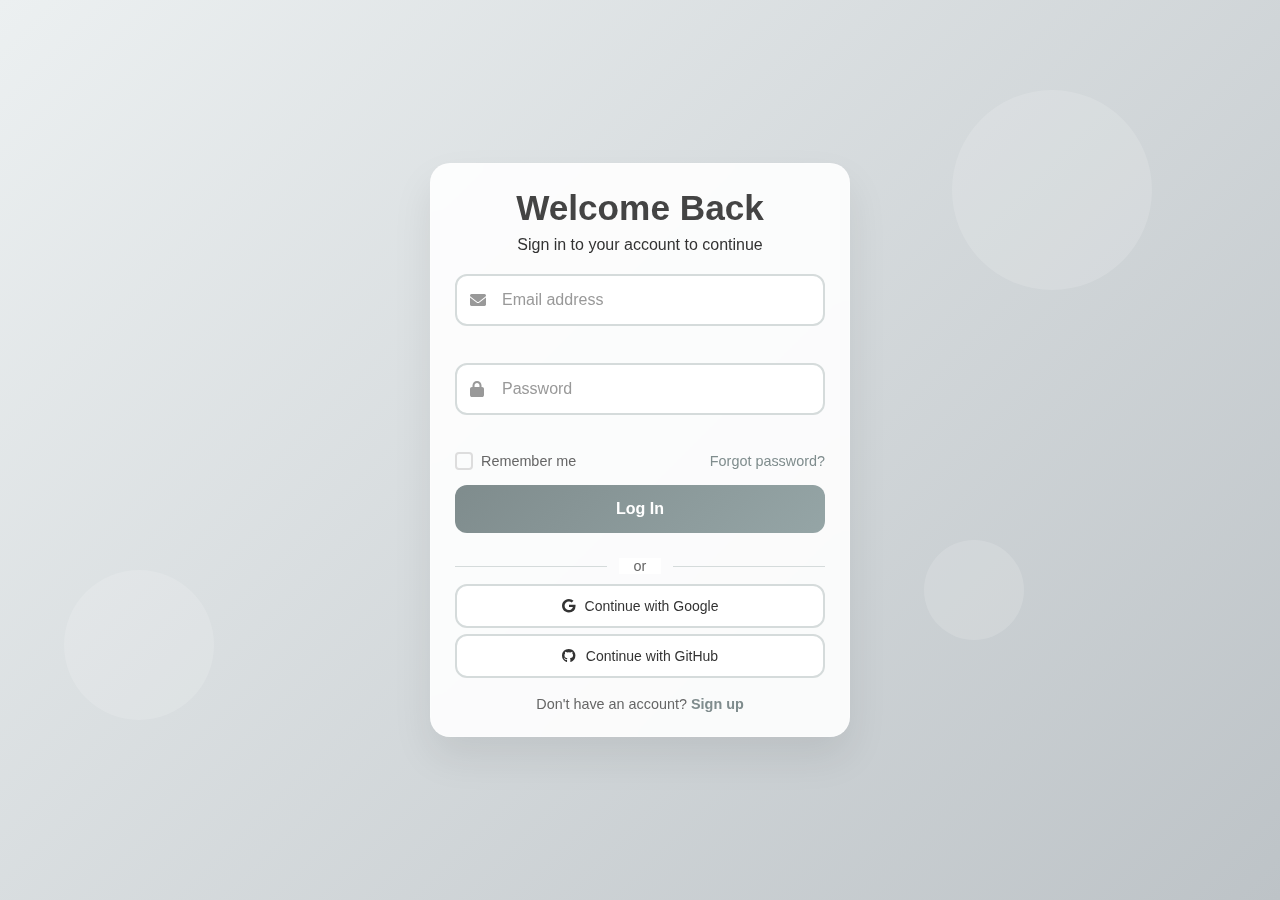
<file: index.html>
<!DOCTYPE html>
<html lang="en">
<head>
    <meta charset="UTF-8">
    <meta name="viewport" content="width=device-width, initial-scale=1.0">
    <title>Login - Welcome Back</title>
    <link rel="stylesheet" href="style.css">
    <link href="https://cdnjs.cloudflare.com/ajax/libs/font-awesome/6.0.0/css/all.min.css" rel="stylesheet">
</head>
<body>
    <div class="container">
        <div class="login-container">
            <div class="login-header">
                <h1>Welcome Back</h1>
                <p>Sign in to your account to continue</p>
            </div>
            
            <form class="login-form" id="loginForm">
                <div class="form-group">
                    <div class="input-wrapper">
                        <i class="fas fa-envelope"></i>
                        <input type="email" id="email" name="email" placeholder="Email address" required>
                    </div>
                    <span class="error-message" id="emailError"></span>
                </div>
                
                <div class="form-group">
                    <div class="input-wrapper">
                        <i class="fas fa-lock"></i>
                        <input type="password" id="password" name="password" placeholder="Password" required>
                    </div>
                    <span class="error-message" id="passwordError"></span>
                </div>
                
                <div class="form-options">
                    <label class="checkbox-wrapper">
                        <input type="checkbox" id="remember">
                        <span class="checkmark"></span>
                        Remember me
                    </label>
                    <a href="forgot-password.html" class="forgot-link">Forgot password?</a>
                </div>
                
                <button type="submit" class="login-btn">
                    <span class="btn-text">Log In</span>
                    <div class="spinner" id="spinner"></div>
                </button>
            </form>
            
            <div class="divider">
                <span>or</span>
            </div>
            
            <div class="social-login">
                <button class="social-btn google-btn">
                    <i class="fab fa-google"></i>
                    Continue with Google
                </button>
                <button class="social-btn github-btn">
                    <i class="fab fa-github"></i>
                    Continue with GitHub
                </button>
            </div>
            
            <div class="signup-link">
                <p>Don't have an account? <a href="signup.html">Sign up</a></p>
            </div>
        </div>
        
        <div class="background-decoration">
            <div class="circle circle-1"></div>
            <div class="circle circle-2"></div>
            <div class="circle circle-3"></div>
        </div>
    </div>
    
    <script src="script.js"></script>
</body>
</html>
</file>
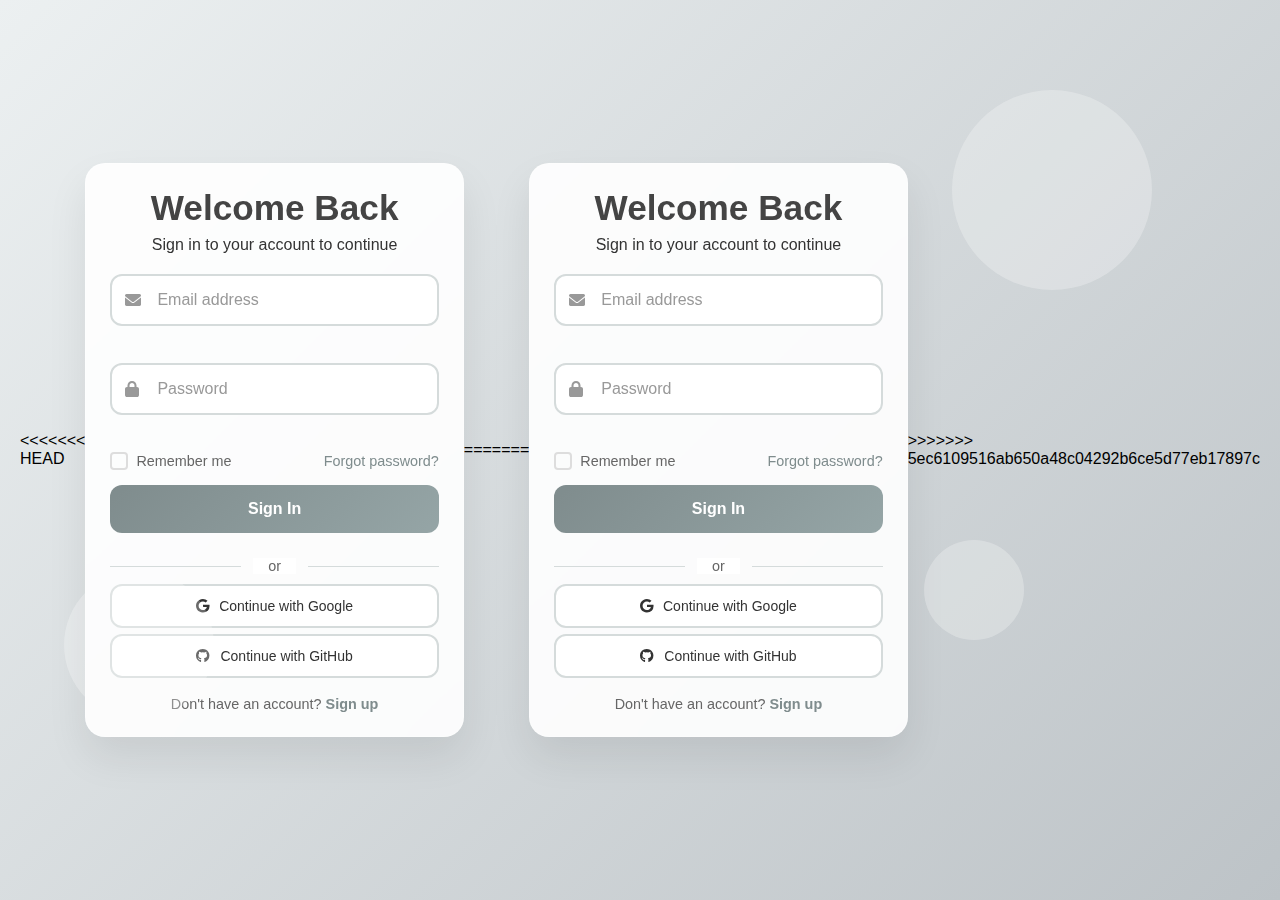
<file: login.html>
<<<<<<< HEAD
<!DOCTYPE html>
<html lang="en">
<head>
    <meta charset="UTF-8">
    <meta name="viewport" content="width=device-width, initial-scale=1.0">
    <title>Login - Welcome Back</title>
    <link rel="stylesheet" href="style.css">
    <link href="https://cdnjs.cloudflare.com/ajax/libs/font-awesome/6.0.0/css/all.min.css" rel="stylesheet">
</head>
<body>
    <div class="container">
        <div class="login-container">
            <div class="login-header">
                <h1>Welcome Back</h1>
                <p>Sign in to your account to continue</p>
            </div>
            
            <form class="login-form" id="loginForm">
                <div class="form-group">
                    <div class="input-wrapper">
                        <i class="fas fa-envelope"></i>
                        <input type="email" id="email" name="email" placeholder="Email address" required>
                    </div>
                    <span class="error-message" id="emailError"></span>
                </div>
                
                <div class="form-group">
                    <div class="input-wrapper">
                        <i class="fas fa-lock"></i>
                        <input type="password" id="password" name="password" placeholder="Password" required>
                    </div>
                    <span class="error-message" id="passwordError"></span>
                </div>
                
                <div class="form-options">
                    <label class="checkbox-wrapper">
                        <input type="checkbox" id="remember">
                        <span class="checkmark"></span>
                        Remember me
                    </label>
                    <a href="forgot-password.html" class="forgot-link">Forgot password?</a>
                </div>
                
                <button type="submit" class="login-btn">
                    <span class="btn-text">Sign In</span>
                    <div class="spinner" id="spinner"></div>
                </button>
            </form>
            
            <div class="divider">
                <span>or</span>
            </div>
            
            <div class="social-login">
                <button class="social-btn google-btn">
                    <i class="fab fa-google"></i>
                    Continue with Google
                </button>
                <button class="social-btn github-btn">
                    <i class="fab fa-github"></i>
                    Continue with GitHub
                </button>
            </div>
            
            <div class="signup-link">
                <p>Don't have an account? <a href="signup.html">Sign up</a></p>
            </div>
        </div>
        
        <div class="background-decoration">
            <div class="circle circle-1"></div>
            <div class="circle circle-2"></div>
            <div class="circle circle-3"></div>
        </div>
    </div>
    
    <script src="script.js"></script>
</body>
=======
<!DOCTYPE html>
<html lang="en">
<head>
    <meta charset="UTF-8">
    <meta name="viewport" content="width=device-width, initial-scale=1.0">
    <title>Login - Welcome Back</title>
    <link rel="stylesheet" href="style.css">
    <link href="https://cdnjs.cloudflare.com/ajax/libs/font-awesome/6.0.0/css/all.min.css" rel="stylesheet">
</head>
<body>
    <div class="container">
        <div class="login-container">
            <div class="login-header">
                <h1>Welcome Back</h1>
                <p>Sign in to your account to continue</p>
            </div>
            
            <form class="login-form" id="loginForm">
                <div class="form-group">
                    <div class="input-wrapper">
                        <i class="fas fa-envelope"></i>
                        <input type="email" id="email" name="email" placeholder="Email address" required>
                    </div>
                    <span class="error-message" id="emailError"></span>
                </div>
                
                <div class="form-group">
                    <div class="input-wrapper">
                        <i class="fas fa-lock"></i>
                        <input type="password" id="password" name="password" placeholder="Password" required>
                    </div>
                    <span class="error-message" id="passwordError"></span>
                </div>
                
                <div class="form-options">
                    <label class="checkbox-wrapper">
                        <input type="checkbox" id="remember">
                        <span class="checkmark"></span>
                        Remember me
                    </label>
                    <a href="forgot-password.html" class="forgot-link">Forgot password?</a>
                </div>
                
                <button type="submit" class="login-btn">
                    <span class="btn-text">Sign In</span>
                    <div class="spinner" id="spinner"></div>
                </button>
            </form>
            
            <div class="divider">
                <span>or</span>
            </div>
            
            <div class="social-login">
                <button class="social-btn google-btn">
                    <i class="fab fa-google"></i>
                    Continue with Google
                </button>
                <button class="social-btn github-btn">
                    <i class="fab fa-github"></i>
                    Continue with GitHub
                </button>
            </div>
            
            <div class="signup-link">
                <p>Don't have an account? <a href="signup.html">Sign up</a></p>
            </div>
        </div>
        
        <div class="background-decoration">
            <div class="circle circle-1"></div>
            <div class="circle circle-2"></div>
            <div class="circle circle-3"></div>
        </div>
    </div>
    
    <script src="script.js"></script>
</body>
>>>>>>> 5ec6109516ab650a48c04292b6ce5d77eb17897c
</html>
</file>
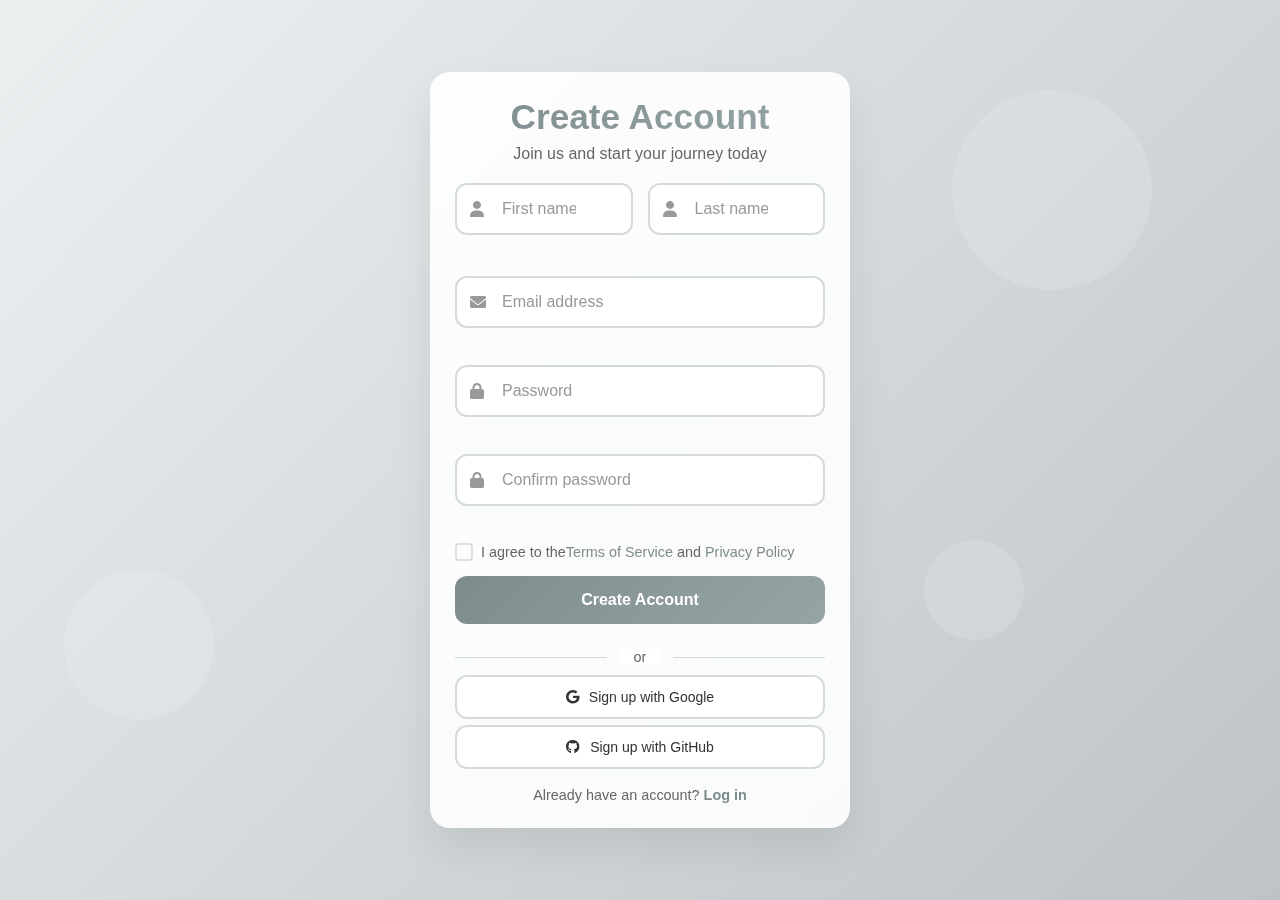
<file: signup.html>
<!DOCTYPE html>
<html lang="en">
<head>
    <meta charset="UTF-8">
    <meta name="viewport" content="width=device-width, initial-scale=1.0">
    <title>Sign Up - Create Account</title>
    <link rel="stylesheet" href="style.css">
    <link href="https://cdnjs.cloudflare.com/ajax/libs/font-awesome/6.0.0/css/all.min.css" rel="stylesheet">
</head>
<body>
    <div class="container">
        <div class="signup-container">
            <div class="signup-header">
                <h1>Create Account</h1>
                <p>Join us and start your journey today</p>
            </div>
            
            <form class="signup-form" id="signupForm">
                <div class="form-row">
                    <div class="form-group">
                        <div class="input-wrapper">
                            <i class="fas fa-user"></i>
                            <input type="text" id="firstName" name="firstName" placeholder="First name" required>
                        </div>
                        <span class="error-message" id="firstNameError"></span>
                    </div>
                    
                    <div class="form-group">
                        <div class="input-wrapper">
                            <i class="fas fa-user"></i>
                            <input type="text" id="lastName" name="lastName" placeholder="Last name" required>
                        </div>
                        <span class="error-message" id="lastNameError"></span>
                    </div>
                </div>
                
                <div class="form-group">
                    <div class="input-wrapper">
                        <i class="fas fa-envelope"></i>
                        <input type="email" id="email" name="email" placeholder="Email address" required>
                    </div>
                    <span class="error-message" id="emailError"></span>
                </div>
                
                <div class="form-group">
                    <div class="input-wrapper">
                        <i class="fas fa-lock"></i>
                        <input type="password" id="password" name="password" placeholder="Password" required>
                    </div>
                    <span class="error-message" id="passwordError"></span>
                </div>
                
                <div class="form-group">
                    <div class="input-wrapper">
                        <i class="fas fa-lock"></i>
                        <input type="password" id="confirmPassword" name="confirmPassword" placeholder="Confirm password" required>
                    </div>
                    <span class="error-message" id="confirmPasswordError"></span>
                </div>
                
                <div class="form-options">
                    <label class="checkbox-wrapper">
                        <input type="checkbox" id="terms" required>
                        <span class="checkmark"></span>
                        I agree to the <a href="#" class="terms-link">Terms of Service</a>&nbsp;and&nbsp;<a href="#" class="terms-link">Privacy Policy</a>
                    </label>
                </div>
                
                <button type="submit" class="signup-btn">
                    <span class="btn-text">Create Account</span>
                    <div class="spinner" id="spinner"></div>
                </button>
            </form>
            
            <div class="divider">
                <span>or</span>
            </div>
            
            <div class="social-login">
                <button class="social-btn google-btn">
                    <i class="fab fa-google"></i>
                    Sign up with Google
                </button>
                <button class="social-btn github-btn">
                    <i class="fab fa-github"></i>
                    Sign up with GitHub
                </button>
            </div>
            
            <div class="login-link">
                <p>Already have an account? <a href="index.html">Log in</a></p>
            </div>
        </div>
        
        <div class="background-decoration">
            <div class="circle circle-1"></div>
            <div class="circle circle-2"></div>
            <div class="circle circle-3"></div>
        </div>
    </div>
    
    <script src="signup.js"></script>
</body>
</html>
</file>
<file: style.css>
/* Reset and base styles */
* {
    margin: 0;
    padding: 0;
    box-sizing: border-box;
}

body {
    font-family: 'Segoe UI', Tahoma, Geneva, Verdana, sans-serif;
    background: linear-gradient(135deg, #ecf0f1 0%, #bdc3c7 100%);
    min-height: 100vh;
    display: flex;
    align-items: center;
    justify-content: center;
    padding: 20px;
    position: relative;
    overflow-x: hidden;
}

/* Container styles */
.container {
    width: 100%;
    max-width: 420px;
    position: relative;
    z-index: 2;
}

.login-container,
.signup-container {
    background: rgba(255, 255, 255, 0.9);
    backdrop-filter: blur(10px);
    border-radius: 20px;
    padding: 24px;
    min-height: 300px;
    box-shadow: 0 20px 40px rgba(0, 0, 0, 0.08);
    border: 1px solid rgba(255, 255, 255, 0.3);
    animation: slideUp 0.6s ease-out;
}

@keyframes slideUp {
    from {
        opacity: 0;
        transform: translateY(30px);
    }
    to {
        opacity: 1;
        transform: translateY(0);
    }
}

.login-header,
.signup-header {
    text-align: center;
    margin-bottom: 20px;
}

.login-header h1,
.signup-header h1 {
    color: #333;
    font-size: 2.2rem;
    font-weight: 700;
    margin-bottom: 8px;
    background: linear-gradient(135deg, #7f8c8d, #95a5a6);
    -webkit-background-clip: text;
    -webkit-text-fill-color: transparent;
    background-clip: text;
}

.login-header p,
.signup-header p {
    color: #666;
    font-size: 1rem;
    font-weight: 400;
}

.login-header p,
.checkbox-wrapper,
.input-wrapper i,
.input-wrapper input::placeholder,
.forgot-link,
.terms-link {
    color: #333;
}

/* Form styles */
.login-form,
.signup-form {
    margin-bottom: 25px;
}

.form-row {
    display: grid;
    grid-template-columns: 1fr 1fr;
    gap: 15px;
    margin-bottom: 4px;
    align-items: start;
}

.form-group {
    margin-bottom: 0;
    min-width: 0;
}

.login-form .form-group {
    margin-bottom: 12px;
}
.login-form .form-group:last-of-type {
    margin-bottom: 0;
}

.signup-form .form-group {
    margin-bottom: 12px;
}
.signup-form .form-group:last-of-type {
    margin-bottom: 0;
}

.input-wrapper {
    position: relative;
    display: flex;
    align-items: center;
}

.input-wrapper i {
    position: absolute;
    left: 15px;
    color: #999;
    font-size: 16px;
    transition: color 0.3s ease;
}

.input-wrapper input {
    width: 100%;
    padding: 15px 55px 15px 45px;
    border: 2px solid #d5dbdb;
    border-radius: 12px;
    font-size: 16px;
    transition: all 0.3s ease;
    background: rgba(255, 255, 255, 0.9);
}

.input-wrapper input:focus {
    outline: none;
    border-color: #7f8c8d;
    box-shadow: 0 0 0 3px rgba(127, 140, 141, 0.1);
}

.input-wrapper input:focus + i {
    color: #7f8c8d;
}

.input-wrapper input::placeholder {
    color: #999;
}

/* Password toggle button */
.toggle-password {
    position: absolute;
    right: 15px;
    top: 0;
    height: 100%;
    display: flex;
    align-items: center;
    background: none;
    border: none;
    color: #999;
    cursor: pointer;
    font-size: 16px;
    transition: color 0.3s ease;
    padding-left: 8px;
}

.toggle-password:hover {
    color: #7f8c8d;
}

.toggle-password i {
    margin-left: 2px;
    font-size: 18px;
}

/* Error messages */
.error-message {
    color: #e74c3c;
    font-size: 0.85rem;
    margin-top: 5px;
    display: block;
    min-height: 20px;
    word-wrap: break-word;
    overflow-wrap: break-word;
}

/* Form options */
.form-options {
    display: flex;
    justify-content: space-between;
    align-items: center;
    margin-bottom: 15px;
    flex-wrap: wrap;
    gap: 10px;
}

.checkbox-wrapper {
    display: flex;
    align-items: center;
    cursor: pointer;
    font-size: 0.9rem;
    color: #666;
    position: relative;
}

.checkbox-wrapper input[type="checkbox"] {
    display: none;
}

.checkmark {
    width: 18px;
    height: 18px;
    border: 2px solid #ddd;
    border-radius: 4px;
    margin-right: 8px;
    position: relative;
    transition: all 0.3s ease;
}

.checkbox-wrapper input[type="checkbox"]:checked + .checkmark {
    background: #7f8c8d;
    border-color: #7f8c8d;
}

.checkbox-wrapper input[type="checkbox"]:checked + .checkmark::after {
    content: '✓';
    position: absolute;
    top: 50%;
    left: 50%;
    transform: translate(-50%, -50%);
    color: white;
    font-size: 12px;
    font-weight: bold;
}

.forgot-link {
    color: #7f8c8d;
    text-decoration: none;
    font-size: 0.9rem;
    transition: color 0.3s ease;
}

.forgot-link:hover {
    color: #5d6d7e;
    text-decoration: underline;
}

.terms-link {
    color: #7f8c8d;
    text-decoration: none;
    transition: color 0.3s ease;
}

.terms-link:hover {
    color: #5d6d7e;
    text-decoration: underline;
}

/* Button styles */
.login-btn,
.signup-btn {
    width: 100%;
    padding: 15px;
    background: linear-gradient(135deg, #7f8c8d, #95a5a6);
    color: white;
    border: none;
    border-radius: 12px;
    font-size: 16px;
    font-weight: 600;
    cursor: pointer;
    transition: all 0.3s ease;
    position: relative;
    overflow: hidden;
    display: flex;
    align-items: center;
    justify-content: center;
    gap: 10px;
}

.login-btn:hover,
.signup-btn:hover {
    transform: translateY(-2px);
    box-shadow: 0 10px 20px rgba(127, 140, 141, 0.3);
}

.login-btn:active,
.signup-btn:active {
    transform: translateY(0);
}

.btn-text {
    transition: opacity 0.3s ease;
}

.spinner {
    width: 20px;
    height: 20px;
    border: 2px solid rgba(255, 255, 255, 0.3);
    border-top: 2px solid white;
    border-radius: 50%;
    animation: spin 1s linear infinite;
    display: none;
}

@keyframes spin {
    0% { transform: rotate(0deg); }
    100% { transform: rotate(360deg); }
}

/* Divider */
.divider {
    text-align: center;
    margin: 0 0 10px 0;
    position: relative;
    display: flex;
    align-items: center;
    justify-content: center;
    gap: 12px;
}
.divider::before, .divider::after {
    content: '';
    flex: 1;
    height: 1px;
    background: #d5dbdb;
}
.divider span {
    background: rgba(255, 255, 255, 0.95);
    padding: 0 15px;
    color: #666;
    font-size: 0.9rem;
    position: relative;
    z-index: 1;
    white-space: nowrap;
}

/* Social login buttons */
.social-login {
    display: flex;
    flex-direction: column;
    gap: 6px;
    margin-bottom: 0;
    margin-top: 4px;
}

.social-btn {
    display: flex;
    align-items: center;
    justify-content: center;
    gap: 10px;
    padding: 12px;
    border: 2px solid #d5dbdb;
    border-radius: 12px;
    background: white;
    color: #333;
    font-size: 14px;
    font-weight: 500;
    cursor: pointer;
    transition: all 0.3s ease;
}

.social-btn:hover {
    border-color: #7f8c8d;
    transform: translateY(-1px);
    box-shadow: 0 5px 15px rgba(0, 0, 0, 0.1);
}

.google-btn:hover {
    border-color: #db4437;
}

.facebook-btn:hover {
    border-color: #4267B2;
}

/* Links */
.signup-link,
.login-link {
    text-align: center;
}

.signup-link {
    text-align: center;
    margin-top: 18px;
}

.signup-link p,
.login-link p {
    color: #666;
    font-size: 0.9rem;
}

.signup-link a,
.login-link a {
    color: #7f8c8d;
    text-decoration: none;
    font-weight: 600;
    transition: color 0.3s ease;
}

.signup-link a:hover,
.login-link a:hover {
    color: #5d6d7e;
    text-decoration: underline;
}

/* Password strength indicator */
.password-strength {
    margin-top: 8px;
}

.strength-bar {
    height: 4px;
    background: #e1e5e9;
    border-radius: 2px;
    overflow: hidden;
    margin-bottom: 5px;
}

.strength-fill {
    height: 100%;
    width: 0%;
    transition: all 0.3s ease;
    border-radius: 2px;
}

.strength-fill.weak {
    width: 33.33%;
    background: #e74c3c;
}

.strength-fill.medium {
    width: 66.66%;
    background: #f39c12;
}

.strength-fill.strong {
    width: 100%;
    background: #27ae60;
}

.strength-text {
    font-size: 0.8rem;
    color: #666;
}

/* Background decoration */
.background-decoration {
    position: fixed;
    top: 0;
    left: 0;
    width: 100%;
    height: 100%;
    pointer-events: none;
    z-index: 1;
}

.circle {
    position: absolute;
    border-radius: 50%;
    background: rgba(255, 255, 255, 0.15);
    animation: float 6s ease-in-out infinite;
}

.circle-1 {
    width: 200px;
    height: 200px;
    top: 10%;
    right: 10%;
    animation-delay: 0s;
}

.circle-2 {
    width: 150px;
    height: 150px;
    bottom: 20%;
    left: 5%;
    animation-delay: 2s;
}

.circle-3 {
    width: 100px;
    height: 100px;
    top: 60%;
    right: 20%;
    animation-delay: 4s;
}

@keyframes float {
    0%, 100% {
        transform: translateY(0px) rotate(0deg);
    }
    50% {
        transform: translateY(-20px) rotate(180deg);
    }
}

/* Responsive design */
@media (max-width: 480px) {
    .container {
        padding: 10px;
    }
    
    .login-container,
    .signup-container {
        padding: 30px 20px;
    }
    
    .login-header h1,
    .signup-header h1 {
        font-size: 1.8rem;
    }
    
    .form-row {
        grid-template-columns: 1fr;
    }
    
    .form-options {
        flex-direction: column;
        align-items: flex-start;
        gap: 15px;
    }
    
    .social-login {
        gap: 10px;
    }
    
    .social-btn {
        padding: 10px;
        font-size: 13px;
    }
}

/* Loading state */
.loading .btn-text {
    opacity: 0;
}

.loading .spinner {
    display: block;
}

/* Error state */
.input-wrapper.error input {
    border-color: #e74c3c;
}

.input-wrapper.error i {
    color: #e74c3c;
}

/* Success state */
.input-wrapper.success input {
    border-color: #27ae60;
}

.input-wrapper.success i {
    color: #27ae60;
}

.login-header h1 {
    color: #444 !important;
    background: none;
    -webkit-background-clip: initial;
    -webkit-text-fill-color: initial;
    background-clip: initial;
}

.welcome-icon {
    display: block;
    margin: 0 auto 10px auto;
    font-size: 3.8rem;
    color: #bbb;
    text-align: center;
    text-shadow: 0 0 1px #bbb, 0 0 1px #bbb, 0 0 2px #bbb;
}

.login-link {
    text-align: center;
    margin-top: 18px;
}

.input-wrapper input[type='password'] {
    padding-right: 55px;
}
</file>
